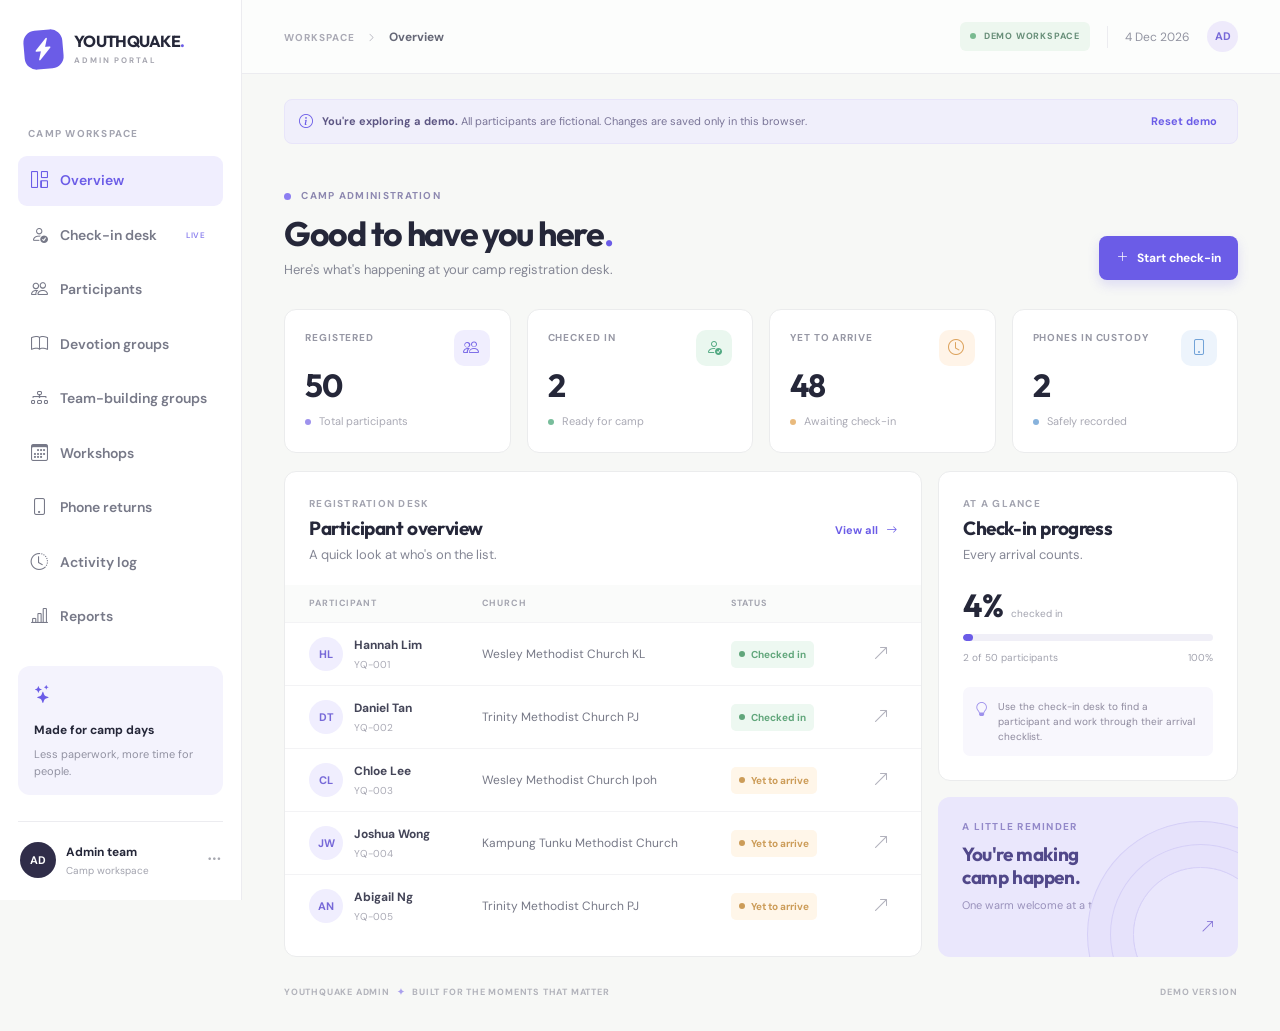
<file: YQ_TEST/index.html>
<!DOCTYPE html>
<html lang="en">
<head>
  <meta charset="UTF-8">
  <meta name="viewport" content="width=device-width, initial-scale=1">
  <meta name="theme-color" content="#f6f7f4">
  <title>YouthQuake | Camp administration</title>
  <link rel="preconnect" href="https://fonts.googleapis.com">
  <link rel="preconnect" href="https://fonts.gstatic.com" crossorigin>
  <link href="https://fonts.googleapis.com/css2?family=DM+Sans:wght@400;500;600;700&family=Outfit:wght@400;500;600;700;800&display=swap" rel="stylesheet">
  <link href="https://cdn.jsdelivr.net/npm/bootstrap@5.3.3/dist/css/bootstrap.min.css" rel="stylesheet">
  <link href="https://cdn.jsdelivr.net/npm/bootstrap-icons@1.11.3/font/bootstrap-icons.min.css" rel="stylesheet">
  <link href="styles.css" rel="stylesheet">
</head>
<body>
  <div class="app-shell">
    <aside class="sidebar" aria-label="Main navigation">
      <a class="brand" href="#dashboard" aria-label="YouthQuake dashboard">
        <span class="brand-mark"><i class="bi bi-lightning-charge-fill"></i></span>
        <span><strong>YOUTHQUAKE<span class="brand-dot">.</span></strong><small>ADMIN PORTAL</small></span>
      </a>
      <div class="camp-label">CAMP WORKSPACE</div>
      <nav class="nav-menu">
        <a href="#dashboard" class="nav-link" data-page="dashboard"><i class="bi bi-grid-1x2"></i> Overview</a>
        <a href="#check-in" class="nav-link" data-page="check-in"><i class="bi bi-person-check"></i> Check-in desk <span class="nav-badge">LIVE</span></a>
        <a href="#participants" class="nav-link" data-page="participants"><i class="bi bi-people"></i> Participants</a>
        <a href="#devotion-groups" class="nav-link" data-page="devotion-groups"><i class="bi bi-book"></i> Devotion groups</a>
        <a href="#team-groups" class="nav-link" data-page="team-groups"><i class="bi bi-diagram-3"></i> Team-building groups</a>
        <a href="#workshops" class="nav-link" data-page="workshops"><i class="bi bi-calendar3"></i> Workshops</a>
        <a href="#phone-returns" class="nav-link" data-page="phone-returns"><i class="bi bi-phone"></i> Phone returns</a>
        <a href="#activity" class="nav-link" data-page="activity"><i class="bi bi-clock-history"></i> Activity log</a>
        <a href="#reports" class="nav-link" data-page="reports"><i class="bi bi-bar-chart-line"></i> Reports</a>
      </nav>
      <div class="sidebar-bottom">
        <div class="sidebar-note">
          <div class="note-icon"><i class="bi bi-stars"></i></div>
          <strong>Made for camp days</strong>
          <p>Less paperwork, more time for people.</p>
        </div>
        <div class="sidebar-user"><span class="avatar dark">AD</span><span><strong>Admin team</strong><small>Camp workspace</small></span><i class="bi bi-three-dots ms-auto"></i></div>
      </div>
    </aside>

    <main class="main-content">
      <header class="topbar">
        <div class="breadcrumb-text">WORKSPACE <i class="bi bi-chevron-right"></i> <span id="breadcrumb">Overview</span></div>
        <div class="topbar-right"><span class="demo-pill"><span></span> DEMO WORKSPACE</span><span class="top-divider"></span><span class="top-date" id="today"></span><span class="avatar top-avatar">AD</span></div>
      </header>
      <div class="mobile-nav" aria-label="Mobile navigation">
        <a href="#dashboard" data-page="dashboard">Overview</a><a href="#check-in" data-page="check-in">Check-in</a><a href="#participants" data-page="participants">Participants</a><a href="#devotion-groups" data-page="devotion-groups">Devotion groups</a><a href="#team-groups" data-page="team-groups">Team-building groups</a><a href="#workshops" data-page="workshops">Workshops</a><a href="#phone-returns" data-page="phone-returns">Phone returns</a><a href="#activity" data-page="activity">Activity log</a><a href="#reports" data-page="reports">Reports</a>
      </div>
      <div class="page-content">
        <div class="demo-banner"><i class="bi bi-info-circle"></i><span><strong>You're exploring a demo.</strong> All participants are fictional. Changes are saved only in this browser.</span><button type="button" id="reset-demo">Reset demo</button></div>

        <section id="dashboard" class="page" aria-labelledby="dashboard-title">
          <div class="page-heading">
            <div><div class="eyebrow"><span class="eyebrow-dot"></span> CAMP ADMINISTRATION</div><h1 id="dashboard-title">Good to have you here<span class="heading-dot">.</span></h1><p>Here's what's happening at your camp registration desk.</p></div>
            <a class="btn-primary-custom" href="#check-in"><i class="bi bi-plus-lg"></i> Start check-in</a>
          </div>
          <div class="overview-grid">
            <div class="stat-card"><div class="stat-top"><span>REGISTERED</span><span class="stat-icon purple"><i class="bi bi-people"></i></span></div><strong id="stat-total">0</strong><div class="stat-caption"><span class="caption-dot purple-dot"></span> Total participants</div></div>
            <div class="stat-card"><div class="stat-top"><span>CHECKED IN</span><span class="stat-icon green"><i class="bi bi-person-check"></i></span></div><strong id="stat-checked">0</strong><div class="stat-caption"><span class="caption-dot green-dot"></span> Ready for camp</div></div>
            <div class="stat-card"><div class="stat-top"><span>YET TO ARRIVE</span><span class="stat-icon orange"><i class="bi bi-clock"></i></span></div><strong id="stat-pending">0</strong><div class="stat-caption"><span class="caption-dot orange-dot"></span> Awaiting check-in</div></div>
            <div class="stat-card"><div class="stat-top"><span>PHONES IN CUSTODY</span><span class="stat-icon blue"><i class="bi bi-phone"></i></span></div><strong id="stat-phones">0</strong><div class="stat-caption"><span class="caption-dot blue-dot"></span> Safely recorded</div></div>
          </div>
          <div class="dashboard-grid">
            <div class="panel arrivals-panel">
              <div class="panel-header"><div><div class="section-kicker">REGISTRATION DESK</div><h2>Participant overview</h2><p>A quick look at who's on the list.</p></div><a class="text-link" href="#participants">View all <i class="bi bi-arrow-right"></i></a></div>
              <div class="table-wrap"><table class="data-table"><thead><tr><th>PARTICIPANT</th><th>CHURCH</th><th>STATUS</th><th></th></tr></thead><tbody id="overview-table"></tbody></table></div>
            </div>
            <div class="right-stack">
              <div class="panel progress-panel"><div class="section-kicker">AT A GLANCE</div><h2>Check-in progress</h2><p>Every arrival counts.</p><div class="progress-number"><strong id="progress-percent">0%</strong><span>checked in</span></div><div class="progress-track"><div id="progress-bar"></div></div><div class="progress-labels"><span id="progress-count">0 of 0 participants</span><span>100%</span></div><div class="progress-tip"><i class="bi bi-lightbulb"></i><span>Use the check-in desk to find a participant and work through their arrival checklist.</span></div></div>
              <div class="help-card"><div class="help-sparkle"><i class="bi bi-stars"></i></div><div class="section-kicker">A LITTLE REMINDER</div><h2>You're making<br>camp happen.</h2><p>One warm welcome at a time.</p><span class="help-arrow"><i class="bi bi-arrow-up-right"></i></span></div>
            </div>
          </div>
          <div class="footer-line"><span>YOUTHQUAKE ADMIN <span>✦</span> BUILT FOR THE MOMENTS THAT MATTER</span><span>DEMO VERSION</span></div>
        </section>

        <section id="check-in" class="page" hidden aria-labelledby="checkin-title">
          <div class="page-heading"><div><div class="eyebrow"><span class="eyebrow-dot"></span> REGISTRATION DESK</div><h1 id="checkin-title">Let's get them checked in<span class="heading-dot">.</span></h1><p>Find a participant, then work through their arrival checklist.</p></div></div>
          <div class="desk-layout">
            <div class="panel desk-list"><div class="panel-header compact"><div><div class="section-kicker">FIND A PARTICIPANT</div><h2>Who's arriving?</h2></div><span class="count-pill" id="desk-count"></span></div><label class="search-box"><i class="bi bi-search"></i><span class="visually-hidden">Search participants for check-in</span><input id="desk-search" type="search" placeholder="Search name or church..."><span class="search-hint">SEARCH</span></label><div id="desk-results" class="desk-results"></div></div>
            <div class="panel detail-panel" id="detail-panel"></div>
          </div>
        </section>

        <section id="participants" class="page" hidden aria-labelledby="participants-title">
          <div class="page-heading"><div><div class="eyebrow"><span class="eyebrow-dot"></span> THE CAMP COMMUNITY</div><h1 id="participants-title">Everyone, in one place<span class="heading-dot">.</span></h1><p>Browse the participant list and open a profile at the check-in desk.</p></div><a class="btn-secondary-custom" href="#reports"><i class="bi bi-download"></i> Export list</a></div>
          <div class="panel"><div class="panel-header"><div><div class="section-kicker">PARTICIPANT DIRECTORY</div><h2>Participant list <span class="count-pill" id="participant-count"></span></h2><p>Fictional data for demonstration purposes.</p></div></div><div class="directory-controls"><label class="search-box directory-search"><i class="bi bi-search"></i><span class="visually-hidden">Search participant directory</span><input id="participant-search" type="search" placeholder="Search name or church..."></label><label class="visually-hidden" for="status-filter">Filter by status</label><select id="status-filter" class="filter-select"><option value="all">All statuses</option><option value="checked">Checked in</option><option value="pending">Yet to arrive</option><option value="attention">Needs attention</option></select></div><div class="table-wrap"><table class="data-table directory-table"><thead><tr><th>PARTICIPANT</th><th>CHURCH</th><th>SHIRT</th><th>DEVOTION GROUP</th><th>STATUS</th><th></th></tr></thead><tbody id="participants-table"></tbody></table></div></div>
        </section>

        <section id="devotion-groups" class="page" hidden aria-labelledby="devotion-title">
          <div class="page-heading"><div><div class="eyebrow"><span class="eyebrow-dot"></span> CAMP COMMUNITY</div><h1 id="devotion-title">Devotion groups<span class="heading-dot">.</span></h1><p>Explore each group and see who's sharing the journey.</p></div></div>
          <div class="groups-intro"><div><div class="section-kicker">GROUP DIRECTORY</div><h2>Find your group</h2><p>Select a group to view its participants and check-in status.</p></div><span class="count-pill" id="devotion-summary"></span></div>
          <div id="devotion-group-list" class="group-list"></div>
        </section>

        <section id="team-groups" class="page" hidden aria-labelledby="team-title">
          <div class="page-heading"><div><div class="eyebrow"><span class="eyebrow-dot"></span> CAMP COMMUNITY</div><h1 id="team-title">Team-building groups<span class="heading-dot">.</span></h1><p>See who's teaming up for camp activities.</p></div></div>
          <div class="groups-intro"><div><div class="section-kicker">GROUP DIRECTORY</div><h2>Meet the teams</h2><p>Select a group to view its participants and check-in status.</p></div><span class="count-pill" id="team-summary"></span></div>
          <div id="team-group-list" class="group-list"></div>
        </section>

        <section id="workshops" class="page" hidden aria-labelledby="workshops-title">
          <div class="page-heading"><div><div class="eyebrow"><span class="eyebrow-dot"></span> CAMP PROGRAMME</div><h1 id="workshops-title">Workshop rosters<span class="heading-dot">.</span></h1><p>See who signed up for each workshop, day by day.</p></div></div>
          <div class="groups-intro"><div><div class="section-kicker">WORKSHOP DIRECTORY</div><h2>Choose a day</h2><p>Open a workshop to see its participants and arrival status.</p></div><label class="visually-hidden" for="workshop-day">Workshop day</label><select id="workshop-day" class="filter-select"><option value="0">Day 1</option><option value="1">Day 2</option><option value="2">Day 3</option></select></div>
          <div id="workshop-list" class="group-list"></div>
        </section>

        <section id="phone-returns" class="page" hidden aria-labelledby="phone-returns-title">
          <div class="page-heading"><div><div class="eyebrow"><span class="eyebrow-dot"></span> PHONE CUSTODY</div><h1 id="phone-returns-title">Returning phones<span class="heading-dot">.</span></h1><p>Find a collected phone, confirm its location and record its return.</p></div></div>
          <div class="panel"><div class="panel-header"><div><div class="section-kicker">CUSTODY REGISTER</div><h2>Collected phones <span class="count-pill" id="phone-count"></span></h2><p>Verify the participant and phone before marking it returned.</p></div></div>
            <div class="directory-controls"><label class="search-box directory-search"><i class="bi bi-search"></i><span class="visually-hidden">Search phone custody</span><input id="phone-search" type="search" placeholder="Search name, ID, church or location..."></label><label class="visually-hidden" for="phone-filter">Filter phone status</label><select id="phone-filter" class="filter-select"><option value="all">All collected phones</option><option value="custody">In custody</option><option value="returned">Returned</option></select></div>
            <div class="table-wrap"><table class="data-table"><thead><tr><th>PARTICIPANT</th><th>PHONE</th><th>LOCATION</th><th>COLLECTED</th><th>STATUS</th><th>ACTION</th></tr></thead><tbody id="phone-table"></tbody></table></div>
          </div>
        </section>

        <section id="activity" class="page" hidden aria-labelledby="activity-title">
          <div class="page-heading"><div><div class="eyebrow"><span class="eyebrow-dot"></span> CAMP WORKSPACE</div><h1 id="activity-title">Activity log<span class="heading-dot">.</span></h1><p>Recent check-in, follow-up and phone custody changes on this browser.</p></div></div>
          <div class="panel"><div class="panel-header"><div><div class="section-kicker">RECENT ACTIVITY</div><h2>Workspace history <span class="count-pill" id="activity-count"></span></h2><p>Actions are not attributed to staff. Only the latest 500 events are kept on this device.</p></div></div>
            <div class="directory-controls"><label class="search-box directory-search"><i class="bi bi-search"></i><span class="visually-hidden">Search activity</span><input id="activity-search" type="search" placeholder="Search participant, ID or action..."></label><label class="visually-hidden" for="activity-filter">Filter activity type</label><select id="activity-filter" class="filter-select"><option value="all">All activity</option><option value="check-in">Check-in</option><option value="checklist">Checklist & follow-up</option><option value="phone">Phone custody</option><option value="workspace">Workspace</option></select></div>
            <div class="table-wrap"><table class="data-table"><thead><tr><th>TIME</th><th>PARTICIPANT</th><th>ACTION</th><th></th></tr></thead><tbody id="activity-table"></tbody></table></div>
          </div>
        </section>

        <section id="reports" class="page" hidden aria-labelledby="reports-title">
          <div class="page-heading"><div><div class="eyebrow"><span class="eyebrow-dot"></span> CAMP INSIGHTS</div><h1 id="reports-title">The details, all together<span class="heading-dot">.</span></h1><p>Download a snapshot of the demo data whenever you need it.</p></div></div>
          <div class="report-grid">
            <div class="panel report-card"><span class="report-icon purple"><i class="bi bi-file-earmark-person"></i></span><div class="section-kicker">PARTICIPANT DIRECTORY</div><h2>Participant report</h2><p>Participant details, three days of workshop choices, groups and check-in status.</p><button class="btn-secondary-custom" type="button" id="export-participants"><i class="bi bi-download"></i> Download CSV</button></div>
            <div class="panel report-card"><span class="report-icon blue"><i class="bi bi-phone"></i></span><div class="section-kicker">PHONE CUSTODY</div><h2>Phone custody report</h2><p>Phones marked as received, with their recorded description and storage location.</p><button class="btn-secondary-custom" type="button" id="export-phones"><i class="bi bi-download"></i> Download CSV</button></div>
          </div>
          <div class="report-note"><i class="bi bi-shield-check"></i><div><strong>A note on privacy</strong><p>Reports can contain sensitive personal information. This prototype is for fictional data only and is not suitable for real participant records.</p></div></div>
        </section>
      </div>
    </main>
  </div>
  <div class="toast-message" id="toast" role="status" aria-live="polite"></div>
  <script src="app.js"></script>
</body>
</html>
</file>
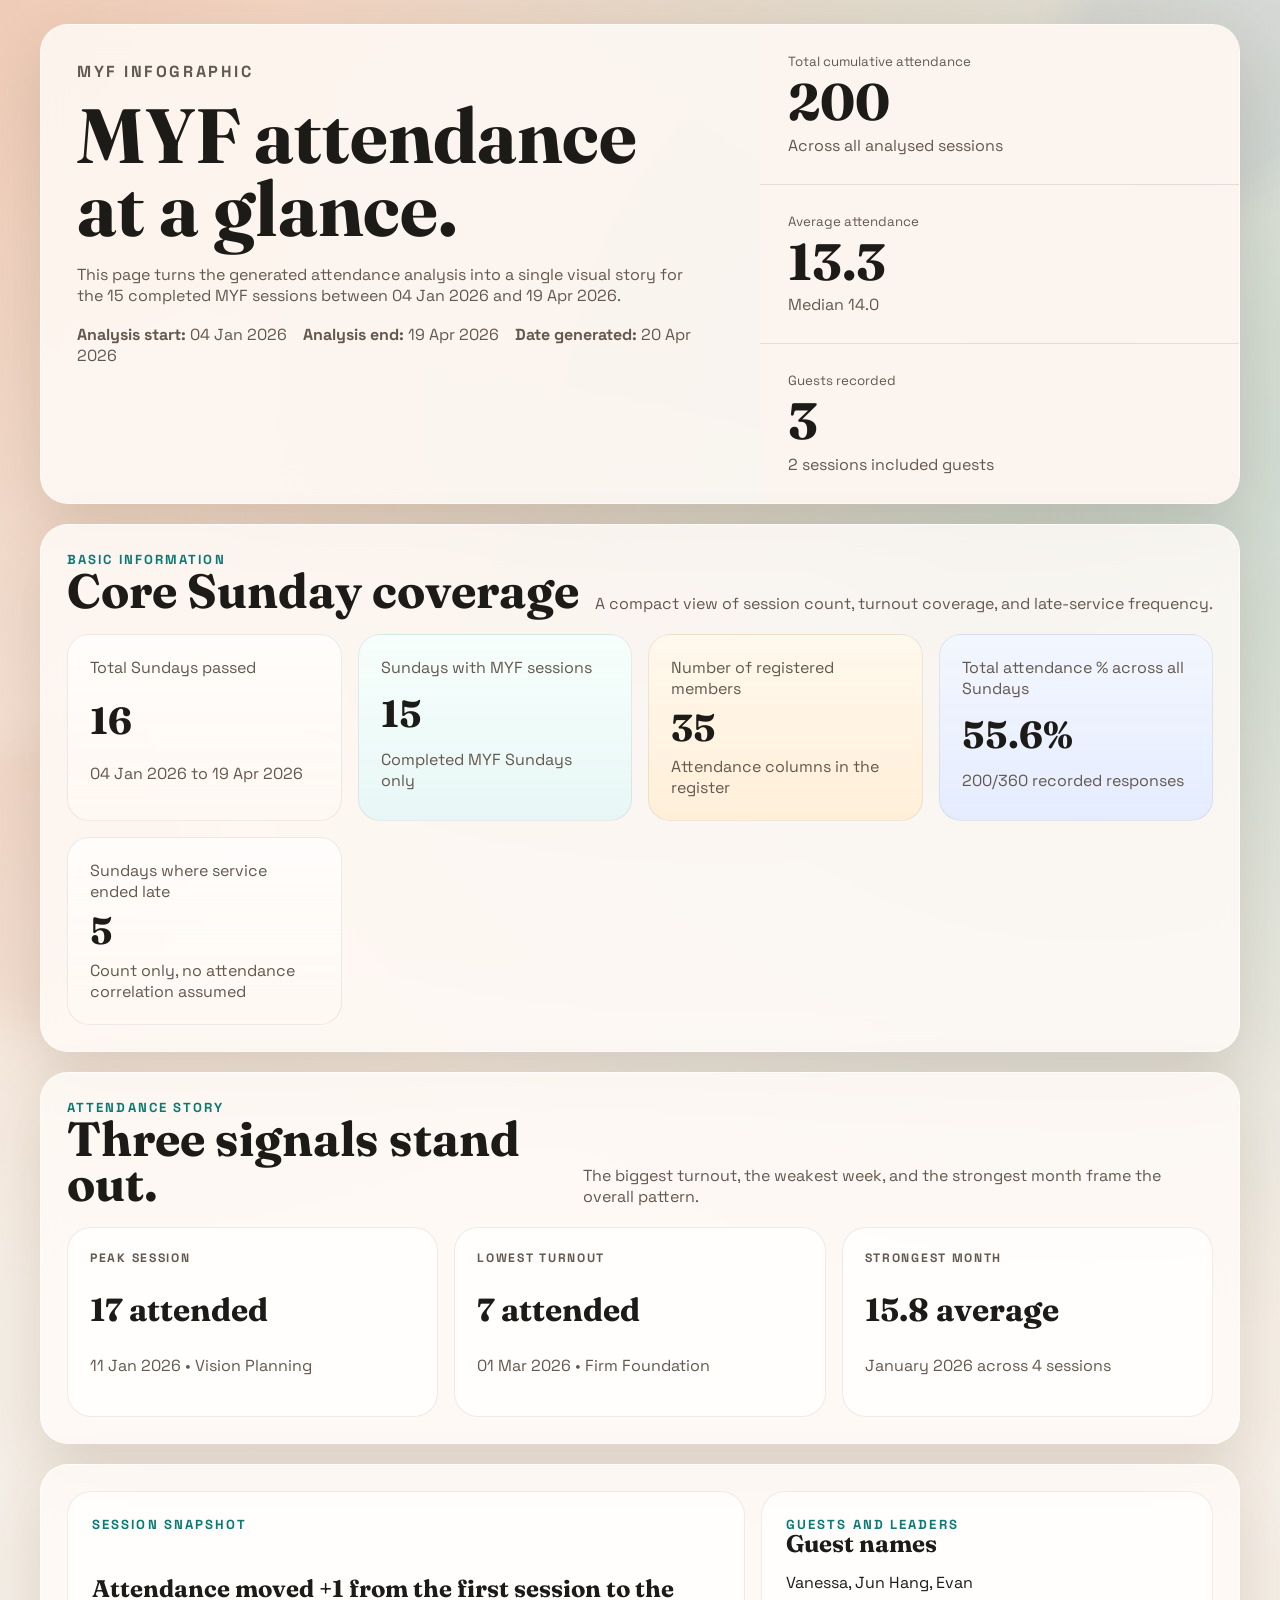
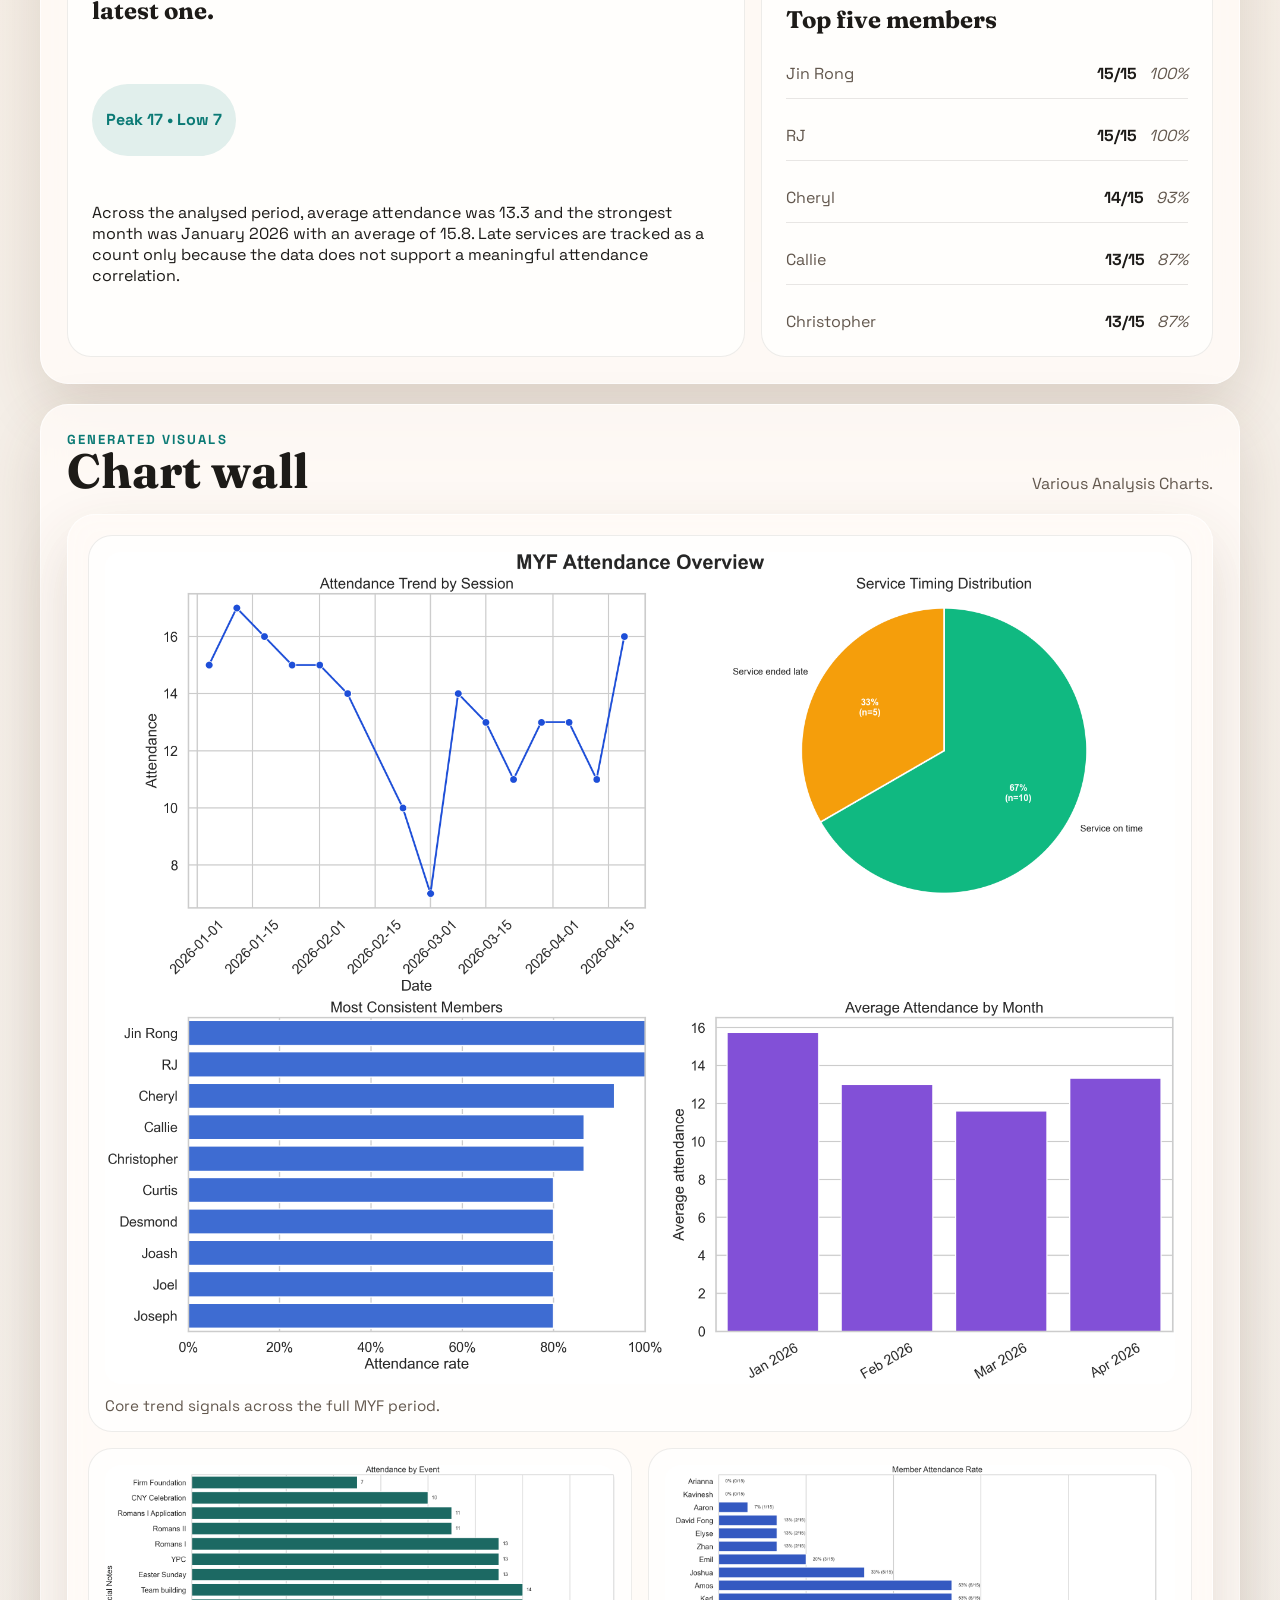
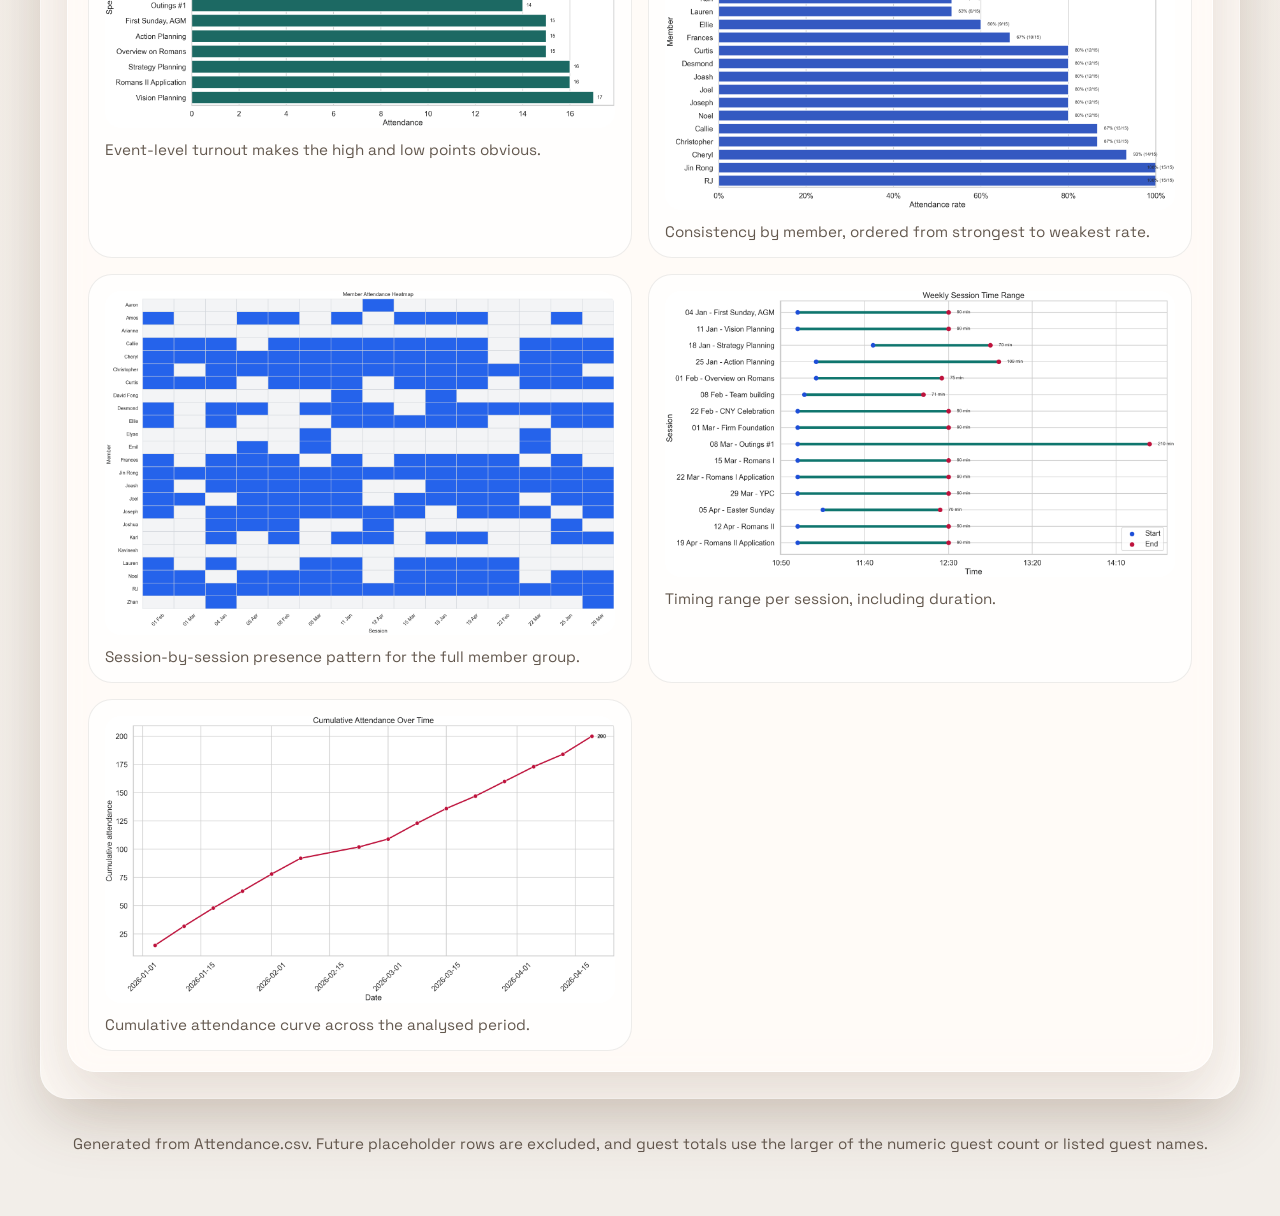
<file: myf/attendance_infographic.html>
<!DOCTYPE html>
<html lang="en">
<head>
    <meta charset="UTF-8" />
    <meta name="viewport" content="width=device-width, initial-scale=1.0" />
    <title>MYF Attendance Infographic</title>
    <link rel="preconnect" href="https://fonts.googleapis.com" />
    <link rel="preconnect" href="https://fonts.gstatic.com" crossorigin />
    <link href="https://fonts.googleapis.com/css2?family=Fraunces:opsz,wght@9..144,600;9..144,700&family=Space+Grotesk:wght@400;500;700&display=swap" rel="stylesheet" />
    <style>
        :root {
            --bg: #f7f0e8;
            --paper: rgba(255, 251, 247, 0.84);
            --ink: #1d1b18;
            --muted: #63584e;
            --accent: #d15f2f;
            --accent-2: #0b7a75;
            --accent-3: #2149b7;
            --line: rgba(29, 27, 24, 0.1);
            --shadow: 0 24px 60px rgba(89, 53, 31, 0.16);
            --radius: 28px;
        }

        * { box-sizing: border-box; }

        body {
            margin: 0;
            font-family: "Space Grotesk", "Segoe UI", sans-serif;
            color: var(--ink);
            background:
                radial-gradient(circle at top left, rgba(209, 95, 47, 0.24), transparent 28%),
                radial-gradient(circle at 85% 10%, rgba(11, 122, 117, 0.2), transparent 22%),
                linear-gradient(180deg, #f8eee2 0%, #f5efe8 45%, #f2eee9 100%);
        }

        body::before,
        body::after {
            content: "";
            position: fixed;
            inset: auto;
            width: 280px;
            height: 280px;
            border-radius: 50%;
            filter: blur(20px);
            opacity: 0.35;
            pointer-events: none;
            z-index: 0;
        }

        body::before {
            top: -80px;
            right: -60px;
            background: rgba(33, 73, 183, 0.18);
        }

        body::after {
            bottom: -120px;
            left: -90px;
            background: rgba(209, 95, 47, 0.2);
        }

        .page {
            position: relative;
            z-index: 1;
            width: min(1200px, calc(100% - 32px));
            margin: 24px auto 48px;
            display: grid;
            gap: 20px;
        }

        .hero,
        .section,
        .chart-wall {
            background: var(--paper);
            border: 1px solid rgba(255, 255, 255, 0.65);
            border-radius: var(--radius);
            box-shadow: var(--shadow);
            backdrop-filter: blur(16px);
        }

        .hero {
            overflow: hidden;
            display: grid;
            grid-template-columns: 1.35fr 0.9fr;
        }

        .hero-copy {
            padding: 36px;
            display: grid;
            gap: 18px;
            align-content: start;
        }

        .eyebrow {
            margin: 0;
            letter-spacing: 0.16em;
            text-transform: uppercase;
            font-size: 0.82rem;
            color: var(--accent-2);
            font-weight: 700;
        }

        h1,
        h2,
        h3 {
            margin: 0;
            font-family: "Fraunces", Georgia, serif;
            line-height: 0.95;
        }

        h1 {
            font-size: clamp(3rem, 6vw, 5.8rem);
            max-width: 11ch;
        }

        .hero-copy p {
            margin: 0;
            color: var(--muted);
            font-size: 1rem;
            max-width: 62ch;
        }

        .hero-band {
            display: grid;
            gap: 1px;
            background: var(--line);
            align-content: stretch;
        }

        .hero-stat {
            padding: 28px;
            background: rgba(253, 247, 241, 0.96);
            display: grid;
            gap: 8px;
            align-content: center;
        }

        .hero-stat strong {
            font-size: clamp(2rem, 4vw, 3.2rem);
            font-family: "Fraunces", Georgia, serif;
            line-height: 0.95;
        }

        .hero-stat span,
        .hero-stat small {
            color: var(--muted);
        }

        .metrics {
            display: grid;
            grid-template-columns: repeat(4, minmax(0, 1fr));
            gap: 16px;
        }

        .metric-card {
            padding: 22px;
            border-radius: 22px;
            background: linear-gradient(180deg, rgba(255, 255, 255, 0.7), rgba(255, 248, 242, 0.92));
            border: 1px solid rgba(29, 27, 24, 0.08);
            display: grid;
            gap: 10px;
        }

        .metric-card:nth-child(2) { background: linear-gradient(180deg, rgba(246, 255, 252, 0.9), rgba(231, 247, 246, 0.98)); }
        .metric-card:nth-child(3) { background: linear-gradient(180deg, rgba(255, 248, 235, 0.9), rgba(255, 239, 216, 0.98)); }
        .metric-card:nth-child(4) { background: linear-gradient(180deg, rgba(241, 246, 255, 0.9), rgba(229, 236, 255, 0.98)); }

        .metric-card p,
        .metric-card span,
        .section-intro,
        .story-card p,
        figcaption,
        .member-list li span,
        .member-list li em {
            margin: 0;
            color: var(--muted);
        }

        .metric-card strong {
            font-size: 2.35rem;
            line-height: 1;
            font-family: "Fraunces", Georgia, serif;
        }

        .section {
            padding: 26px;
        }

        .section-head {
            display: flex;
            justify-content: space-between;
            gap: 16px;
            align-items: end;
            margin-bottom: 20px;
        }

        .section-head h2 {
            font-size: clamp(2rem, 4vw, 3rem);
        }

        .story-grid {
            display: grid;
            grid-template-columns: repeat(3, minmax(0, 1fr));
            gap: 16px;
        }

        .story-card {
            padding: 22px;
            border-radius: 24px;
            background: rgba(255, 255, 255, 0.7);
            border: 1px solid rgba(29, 27, 24, 0.08);
            display: grid;
            gap: 12px;
            min-height: 190px;
        }

        .story-label {
            text-transform: uppercase;
            letter-spacing: 0.14em;
            font-size: 0.76rem;
            font-weight: 700;
            color: var(--accent-3);
        }

        .story-card h3 {
            font-size: 2rem;
        }

        .split {
            display: grid;
            grid-template-columns: 1.2fr 0.8fr;
            gap: 16px;
        }

        .highlight-panel,
        .member-panel {
            padding: 24px;
            border-radius: 24px;
            background: rgba(255, 255, 255, 0.72);
            border: 1px solid rgba(29, 27, 24, 0.08);
        }

        .highlight-panel {
            display: grid;
            gap: 14px;
        }

        .impact {
            display: inline-flex;
            align-items: center;
            gap: 10px;
            padding: 10px 14px;
            width: fit-content;
            border-radius: 999px;
            background: rgba(11, 122, 117, 0.12);
            color: var(--accent-2);
            font-weight: 700;
        }

        .member-list {
            list-style: none;
            margin: 18px 0 0;
            padding: 0;
            display: grid;
            gap: 12px;
        }

        .member-list li {
            display: grid;
            grid-template-columns: 1fr auto auto;
            gap: 12px;
            align-items: center;
            padding: 14px 0;
            border-bottom: 1px solid var(--line);
        }

        .member-list li:last-child {
            border-bottom: none;
            padding-bottom: 0;
        }

        .member-list li strong {
            font-size: 1rem;
        }

        .chart-wall {
            padding: 20px;
            display: grid;
            grid-template-columns: repeat(2, minmax(0, 1fr));
            gap: 16px;
        }

        .chart-card {
            margin: 0;
            padding: 16px;
            border-radius: 24px;
            background: rgba(255, 255, 255, 0.72);
            border: 1px solid rgba(29, 27, 24, 0.08);
            overflow: hidden;
        }

        .chart-card.wide {
            grid-column: span 2;
        }

        .chart-card img {
            width: 100%;
            display: block;
            border-radius: 16px;
            background: #fff;
        }

        figcaption {
            padding-top: 12px;
            font-size: 0.95rem;
        }

        .footer-note {
            padding: 0 6px;
            color: var(--muted);
            font-size: 0.95rem;
            text-align: center;
        }

        .print-page-break {
            break-before: page;
            page-break-before: always;
        }

        .print-avoid-break,
        .chart-card,
        .story-card,
        .metric-card,
        .hero,
        .highlight-panel,
        .member-panel {
            break-inside: avoid;
            page-break-inside: avoid;
        }

        @page {
            size: A4 portrait;
            margin: 12mm;
        }

        @media print {
            :root {
                --paper: #ffffff;
                --line: rgba(29, 27, 24, 0.14);
                --shadow: none;
            }

            body {
                background: #ffffff;
                print-color-adjust: exact;
                -webkit-print-color-adjust: exact;
            }

            body::before,
            body::after {
                display: none;
            }

            .page {
                width: 100%;
                margin: 0;
                gap: 10mm;
            }

            .hero,
            .section,
            .chart-wall,
            .metric-card,
            .story-card,
            .highlight-panel,
            .member-panel,
            .chart-card {
                box-shadow: none;
                backdrop-filter: none;
                background: #ffffff;
                border-color: rgba(29, 27, 24, 0.14);
            }

            .hero {
                grid-template-columns: 1.2fr 0.8fr;
            }

            .metrics {
                grid-template-columns: repeat(2, minmax(0, 1fr));
            }

            .story-grid,
            .split,
            .chart-wall {
                grid-template-columns: 1fr;
            }

            .chart-card.wide {
                grid-column: auto;
            }

            .chart-card img {
                max-height: 215mm;
                object-fit: contain;
            }

            .footer-note {
                margin-top: 2mm;
                font-size: 0.8rem;
            }
        }

        @media (max-width: 960px) {
            .hero,
            .split,
            .story-grid,
            .metrics,
            .chart-wall {
                grid-template-columns: 1fr;
            }

            .chart-card.wide {
                grid-column: auto;
            }

            .hero-band {
                grid-template-columns: 1fr 1fr;
            }
        }

        @media (max-width: 640px) {
            .page {
                width: min(100% - 20px, 1200px);
                margin: 10px auto 28px;
            }

            .hero-copy,
            .section,
            .chart-wall {
                padding: 18px;
            }

            .hero-band {
                grid-template-columns: 1fr;
            }

            .member-list li {
                grid-template-columns: 1fr;
            }
        }
    </style>
</head>
<body>
    <main class="page">
        <section class="hero print-avoid-break">
            <div class="hero-copy">
                <p class="eyebrow">MYF Infographic</p>
                <h1>MYF attendance at a glance.</h1>
                <p>
                    This page turns the generated attendance analysis into a single visual story for the 15 completed
                    MYF sessions between 04 Jan 2026 and 19 Apr 2026.
                </p>
                <p><strong>Analysis start:</strong> 04 Jan 2026 &nbsp;&nbsp; <strong>Analysis end:</strong> 19 Apr 2026 &nbsp;&nbsp; <strong>Date generated:</strong> 20 Apr 2026</p>
            </div>
            <div class="hero-band">
                <article class="hero-stat">
                    <small>Total cumulative attendance</small>
                    <strong>200</strong>
                    <span>Across all analysed sessions</span>
                </article>
                <article class="hero-stat">
                    <small>Average attendance</small>
                    <strong>13.3</strong>
                    <span>Median 14.0</span>
                </article>
                <article class="hero-stat">
                    <small>Guests recorded</small>
                    <strong>3</strong>
                    <span>2 sessions included guests</span>
                </article>
            </div>
        </section>

        <section class="section print-avoid-break">
            <div class="section-head">
                <div>
                    <p class="eyebrow">Basic information</p>
                    <h2>Core Sunday coverage</h2>
                </div>
                <p class="section-intro">A compact view of session count, turnout coverage, and late-service frequency.</p>
            </div>
            <div class="metrics">
            <article class="metric-card">
                <p>Total Sundays passed</p>
                <strong>16</strong>
                <span>04 Jan 2026 to 19 Apr 2026</span>
            </article>
            <article class="metric-card">
                <p>Sundays with MYF sessions</p>
                <strong>15</strong>
                <span>Completed MYF Sundays only</span>
            </article>
            <article class="metric-card">
                <p>Number of registered members</p>
                <strong>35</strong>
                <span>Attendance columns in the register</span>
            </article>
            <article class="metric-card">
                <p>Total attendance % across all Sundays</p>
                <strong>55.6%</strong>
                <span>200/360 recorded responses</span>
            </article>
            <article class="metric-card">
                <p>Sundays where service ended late</p>
                <strong>5</strong>
                <span>Count only, no attendance correlation assumed</span>
            </article>
            </div>
        </section>

        <section class="section print-page-break">
            <div class="section-head">
                <div>
                    <p class="eyebrow">Attendance story</p>
                    <h2>Three signals stand out.</h2>
                </div>
                <p class="section-intro">The biggest turnout, the weakest week, and the strongest month frame the overall pattern.</p>
            </div>
            <div class="story-grid">
                <article class="story-card">
                <p class="story-label">Peak session</p>
                <h3>17 attended</h3>
                <p>11 Jan 2026 • Vision Planning</p>
            </article>
<article class="story-card">
                <p class="story-label">Lowest turnout</p>
                <h3>7 attended</h3>
                <p>01 Mar 2026 • Firm Foundation</p>
            </article>
<article class="story-card">
                <p class="story-label">Strongest month</p>
                <h3>15.8 average</h3>
                <p>January 2026 across 4 sessions</p>
            </article>
            </div>
        </section>

        <section class="section split print-avoid-break">
            <article class="highlight-panel">
                <p class="eyebrow">Session snapshot</p>
                <h2>Attendance moved +1 from the first session to the latest one.</h2>
                <p class="impact">Peak 17 • Low 7</p>
                <p>
                    Across the analysed period, average attendance was 13.3 and the strongest month was
                    January 2026 with an average of 15.8. Late services are
                    tracked as a count only because the data does not support a meaningful attendance correlation.
                </p>
            </article>

            <aside class="member-panel">
                <p class="eyebrow">Guests and leaders</p>
                <h2>Guest names</h2>
                <p>Vanessa, Jun Hang, Evan</p>
                <h2>Top five members</h2>
                <ol class="member-list">
                    <li>
            <span>Jin Rong</span>
            <strong>15/15</strong>
            <em>100%</em>
        </li>
<li>
            <span>RJ</span>
            <strong>15/15</strong>
            <em>100%</em>
        </li>
<li>
            <span>Cheryl</span>
            <strong>14/15</strong>
            <em>93%</em>
        </li>
<li>
            <span>Callie</span>
            <strong>13/15</strong>
            <em>87%</em>
        </li>
<li>
            <span>Christopher</span>
            <strong>13/15</strong>
            <em>87%</em>
        </li>
                </ol>
            </aside>
        </section>

        <section class="section print-page-break">
            <div class="section-head">
                <div>
                    <p class="eyebrow">Generated visuals</p>
                    <h2>Chart wall</h2>
                </div>
                <p class="section-intro">Various Analysis Charts.</p>
            </div>
            <div class="chart-wall">
                <figure class="chart-card wide">
                <img src="attendance_dashboard.png" alt="Dashboard of attendance trend, service timing, top members, and monthly attendance" />
                <figcaption>Core trend signals across the full MYF period.</figcaption>
            </figure>
<figure class="chart-card">
                <img src="attendance_by_event.png" alt="Bar chart of attendance by event" />
                <figcaption>Event-level turnout makes the high and low points obvious.</figcaption>
            </figure>
<figure class="chart-card">
                <img src="member_attendance_rate.png" alt="Bar chart of member attendance rates" />
                <figcaption>Consistency by member, ordered from strongest to weakest rate.</figcaption>
            </figure>
<figure class="chart-card">
                <img src="attendance_heatmap.png" alt="Heatmap showing member attendance by session" />
                <figcaption>Session-by-session presence pattern for the full member group.</figcaption>
            </figure>
<figure class="chart-card">
                <img src="weekly_session_time.png" alt="Chart of weekly session start and end times" />
                <figcaption>Timing range per session, including duration.</figcaption>
            </figure>
<figure class="chart-card">
                <img src="cumulative_attendance_over_time.png" alt="Line chart of cumulative attendance over time" />
                <figcaption>Cumulative attendance curve across the analysed period.</figcaption>
            </figure>
            </div>
        </section>

        <p class="footer-note">
            Generated from Attendance.csv. Future placeholder rows are excluded, and guest totals use the larger of the numeric guest count or listed guest names.
        </p>
    </main>
</body>
</html>
</file>
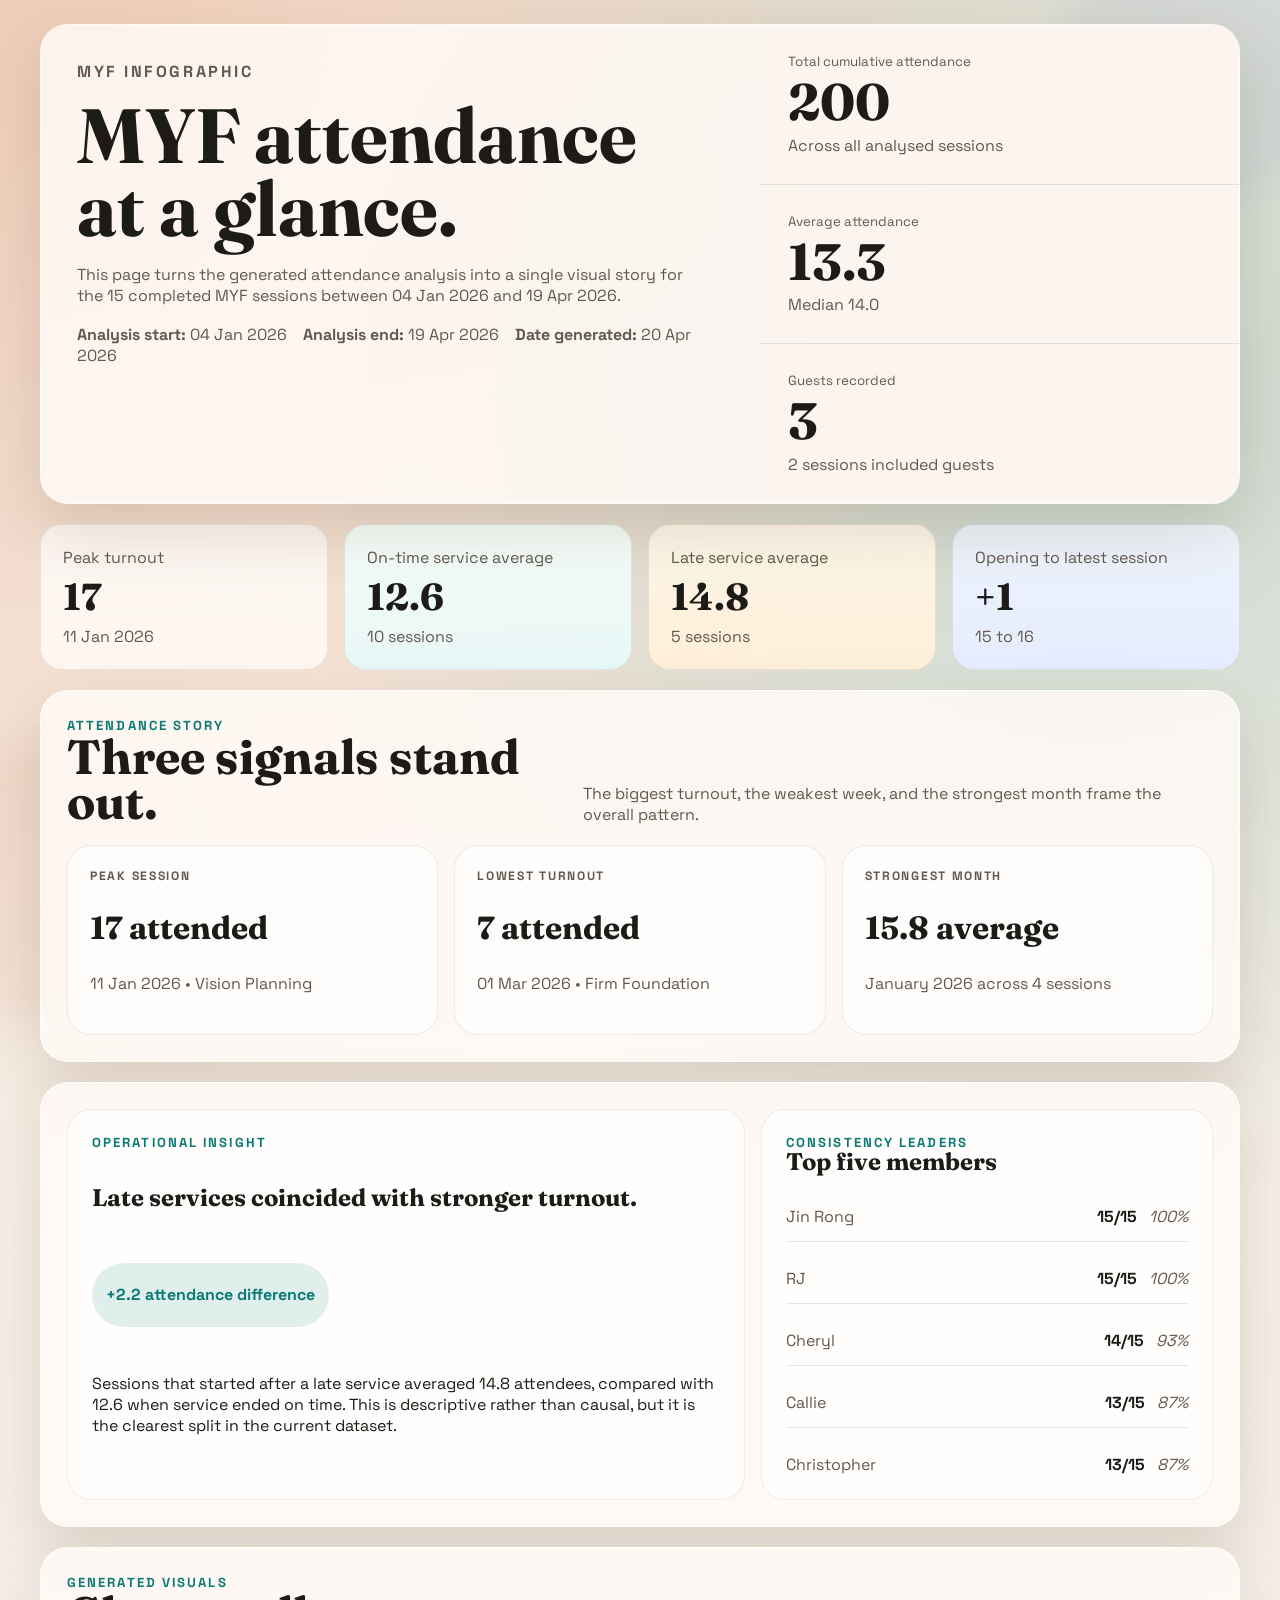
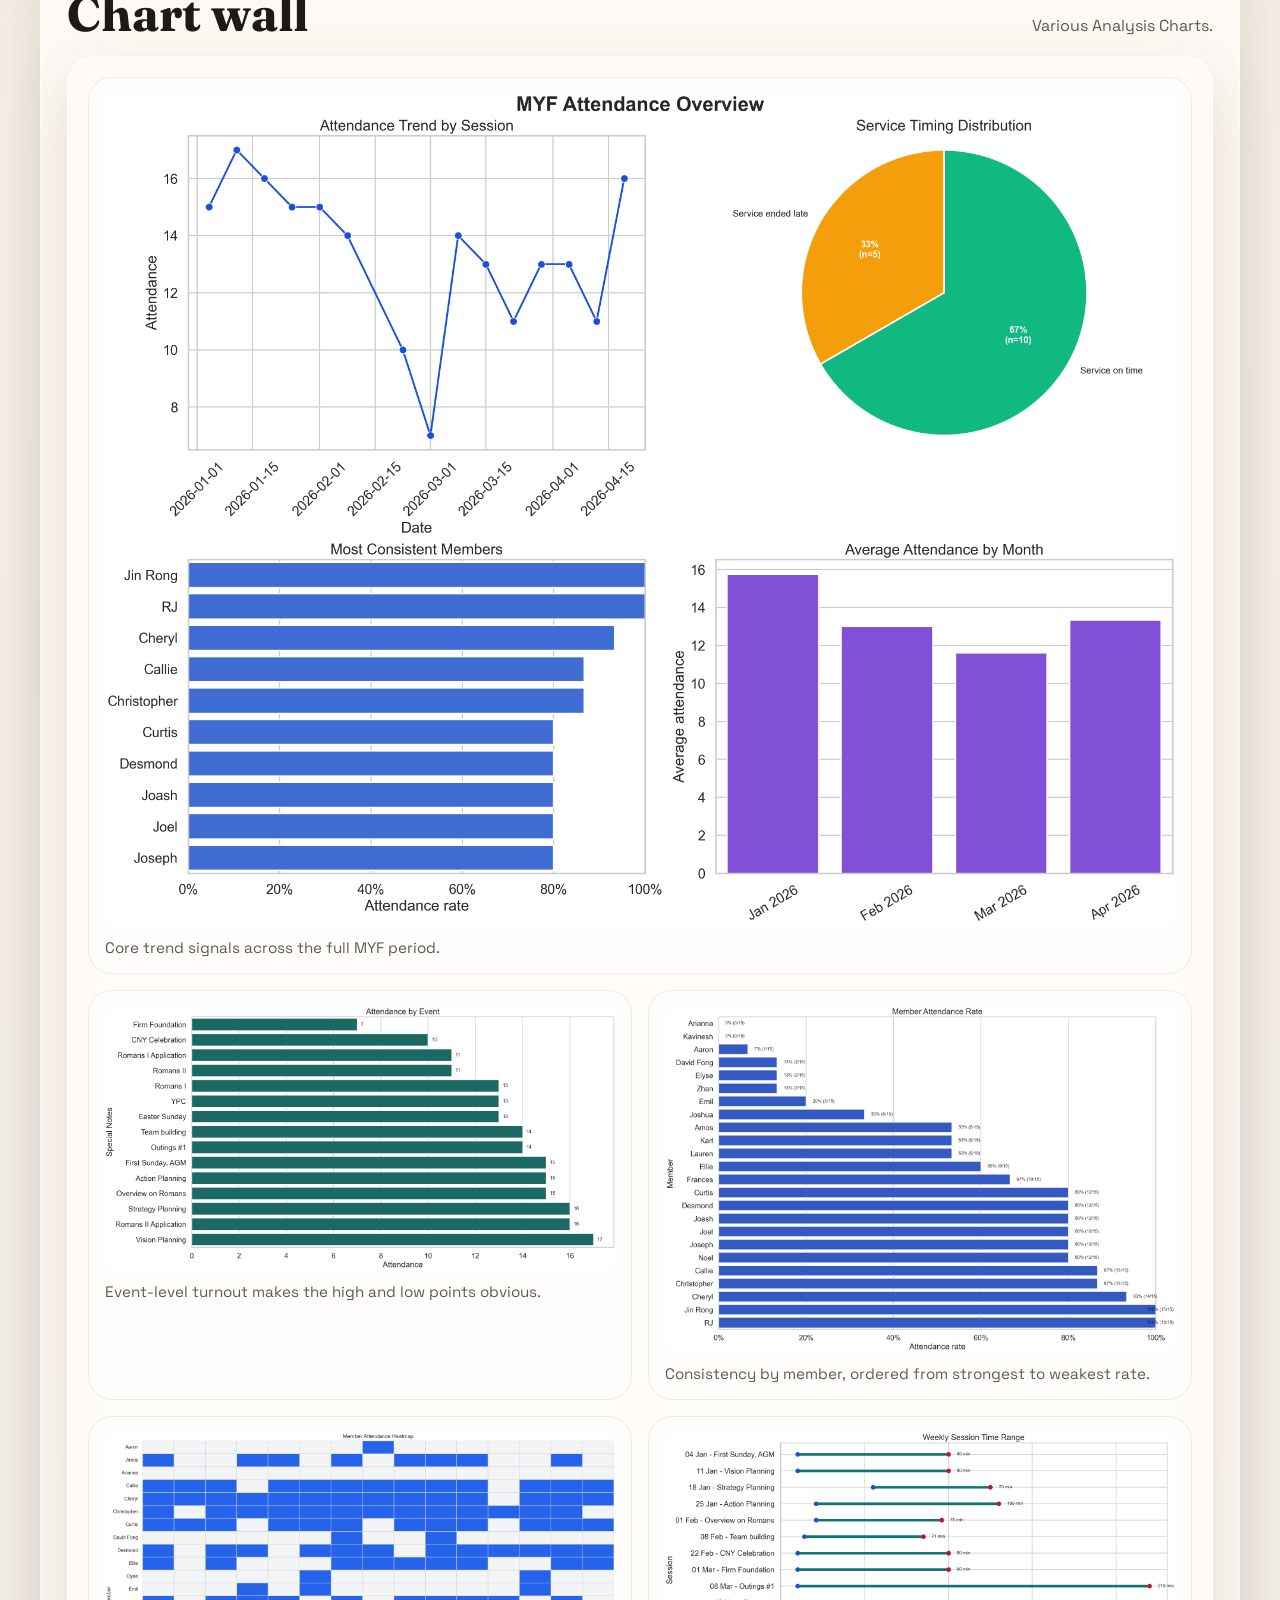
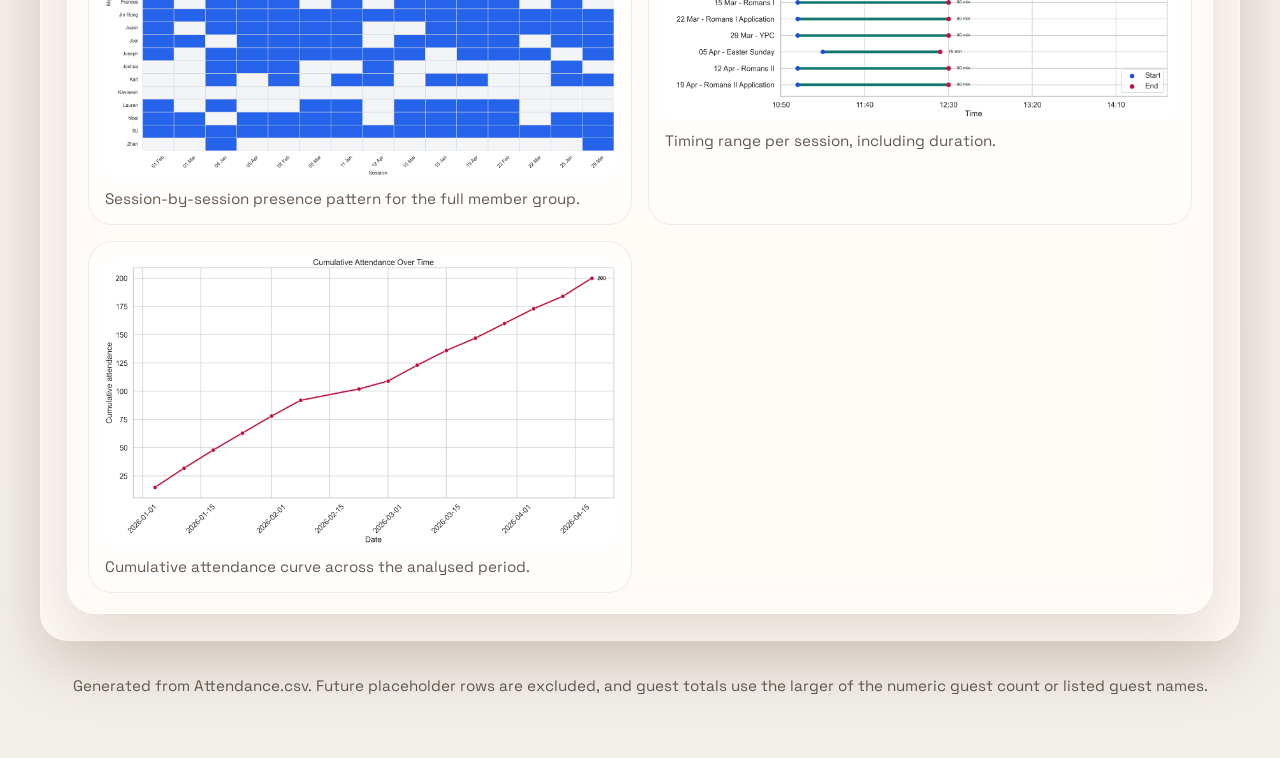
<file: myf/myf_attendance.html>
<!DOCTYPE html>
<html lang="en">
<head>
    <meta charset="UTF-8" />
    <meta name="viewport" content="width=device-width, initial-scale=1.0" />
    <title>MYF Attendance Infographic</title>
    <link rel="preconnect" href="https://fonts.googleapis.com" />
    <link rel="preconnect" href="https://fonts.gstatic.com" crossorigin />
    <link href="https://fonts.googleapis.com/css2?family=Fraunces:opsz,wght@9..144,600;9..144,700&family=Space+Grotesk:wght@400;500;700&display=swap" rel="stylesheet" />
    <style>
        :root {
            --bg: #f7f0e8;
            --paper: rgba(255, 251, 247, 0.84);
            --ink: #1d1b18;
            --muted: #63584e;
            --accent: #d15f2f;
            --accent-2: #0b7a75;
            --accent-3: #2149b7;
            --line: rgba(29, 27, 24, 0.1);
            --shadow: 0 24px 60px rgba(89, 53, 31, 0.16);
            --radius: 28px;
        }

        * { box-sizing: border-box; }

        body {
            margin: 0;
            font-family: "Space Grotesk", "Segoe UI", sans-serif;
            color: var(--ink);
            background:
                radial-gradient(circle at top left, rgba(209, 95, 47, 0.24), transparent 28%),
                radial-gradient(circle at 85% 10%, rgba(11, 122, 117, 0.2), transparent 22%),
                linear-gradient(180deg, #f8eee2 0%, #f5efe8 45%, #f2eee9 100%);
        }

        body::before,
        body::after {
            content: "";
            position: fixed;
            inset: auto;
            width: 280px;
            height: 280px;
            border-radius: 50%;
            filter: blur(20px);
            opacity: 0.35;
            pointer-events: none;
            z-index: 0;
        }

        body::before {
            top: -80px;
            right: -60px;
            background: rgba(33, 73, 183, 0.18);
        }

        body::after {
            bottom: -120px;
            left: -90px;
            background: rgba(209, 95, 47, 0.2);
        }

        .page {
            position: relative;
            z-index: 1;
            width: min(1200px, calc(100% - 32px));
            margin: 24px auto 48px;
            display: grid;
            gap: 20px;
        }

        .hero,
        .section,
        .chart-wall {
            background: var(--paper);
            border: 1px solid rgba(255, 255, 255, 0.65);
            border-radius: var(--radius);
            box-shadow: var(--shadow);
            backdrop-filter: blur(16px);
        }

        .hero {
            overflow: hidden;
            display: grid;
            grid-template-columns: 1.35fr 0.9fr;
        }

        .hero-copy {
            padding: 36px;
            display: grid;
            gap: 18px;
            align-content: start;
        }

        .eyebrow {
            margin: 0;
            letter-spacing: 0.16em;
            text-transform: uppercase;
            font-size: 0.82rem;
            color: var(--accent-2);
            font-weight: 700;
        }

        h1,
        h2,
        h3 {
            margin: 0;
            font-family: "Fraunces", Georgia, serif;
            line-height: 0.95;
        }

        h1 {
            font-size: clamp(3rem, 6vw, 5.8rem);
            max-width: 11ch;
        }

        .hero-copy p {
            margin: 0;
            color: var(--muted);
            font-size: 1rem;
            max-width: 62ch;
        }

        .hero-band {
            display: grid;
            gap: 1px;
            background: var(--line);
            align-content: stretch;
        }

        .hero-stat {
            padding: 28px;
            background: rgba(253, 247, 241, 0.96);
            display: grid;
            gap: 8px;
            align-content: center;
        }

        .hero-stat strong {
            font-size: clamp(2rem, 4vw, 3.2rem);
            font-family: "Fraunces", Georgia, serif;
            line-height: 0.95;
        }

        .hero-stat span,
        .hero-stat small {
            color: var(--muted);
        }

        .metrics {
            display: grid;
            grid-template-columns: repeat(4, minmax(0, 1fr));
            gap: 16px;
        }

        .metric-card {
            padding: 22px;
            border-radius: 22px;
            background: linear-gradient(180deg, rgba(255, 255, 255, 0.7), rgba(255, 248, 242, 0.92));
            border: 1px solid rgba(29, 27, 24, 0.08);
            display: grid;
            gap: 10px;
        }

        .metric-card:nth-child(2) { background: linear-gradient(180deg, rgba(246, 255, 252, 0.9), rgba(231, 247, 246, 0.98)); }
        .metric-card:nth-child(3) { background: linear-gradient(180deg, rgba(255, 248, 235, 0.9), rgba(255, 239, 216, 0.98)); }
        .metric-card:nth-child(4) { background: linear-gradient(180deg, rgba(241, 246, 255, 0.9), rgba(229, 236, 255, 0.98)); }

        .metric-card p,
        .metric-card span,
        .section-intro,
        .story-card p,
        figcaption,
        .member-list li span,
        .member-list li em {
            margin: 0;
            color: var(--muted);
        }

        .metric-card strong {
            font-size: 2.35rem;
            line-height: 1;
            font-family: "Fraunces", Georgia, serif;
        }

        .section {
            padding: 26px;
        }

        .section-head {
            display: flex;
            justify-content: space-between;
            gap: 16px;
            align-items: end;
            margin-bottom: 20px;
        }

        .section-head h2 {
            font-size: clamp(2rem, 4vw, 3rem);
        }

        .story-grid {
            display: grid;
            grid-template-columns: repeat(3, minmax(0, 1fr));
            gap: 16px;
        }

        .story-card {
            padding: 22px;
            border-radius: 24px;
            background: rgba(255, 255, 255, 0.7);
            border: 1px solid rgba(29, 27, 24, 0.08);
            display: grid;
            gap: 12px;
            min-height: 190px;
        }

        .story-label {
            text-transform: uppercase;
            letter-spacing: 0.14em;
            font-size: 0.76rem;
            font-weight: 700;
            color: var(--accent-3);
        }

        .story-card h3 {
            font-size: 2rem;
        }

        .split {
            display: grid;
            grid-template-columns: 1.2fr 0.8fr;
            gap: 16px;
        }

        .highlight-panel,
        .member-panel {
            padding: 24px;
            border-radius: 24px;
            background: rgba(255, 255, 255, 0.72);
            border: 1px solid rgba(29, 27, 24, 0.08);
        }

        .highlight-panel {
            display: grid;
            gap: 14px;
        }

        .impact {
            display: inline-flex;
            align-items: center;
            gap: 10px;
            padding: 10px 14px;
            width: fit-content;
            border-radius: 999px;
            background: rgba(11, 122, 117, 0.12);
            color: var(--accent-2);
            font-weight: 700;
        }

        .member-list {
            list-style: none;
            margin: 18px 0 0;
            padding: 0;
            display: grid;
            gap: 12px;
        }

        .member-list li {
            display: grid;
            grid-template-columns: 1fr auto auto;
            gap: 12px;
            align-items: center;
            padding: 14px 0;
            border-bottom: 1px solid var(--line);
        }

        .member-list li:last-child {
            border-bottom: none;
            padding-bottom: 0;
        }

        .member-list li strong {
            font-size: 1rem;
        }

        .chart-wall {
            padding: 20px;
            display: grid;
            grid-template-columns: repeat(2, minmax(0, 1fr));
            gap: 16px;
        }

        .chart-card {
            margin: 0;
            padding: 16px;
            border-radius: 24px;
            background: rgba(255, 255, 255, 0.72);
            border: 1px solid rgba(29, 27, 24, 0.08);
            overflow: hidden;
        }

        .chart-card.wide {
            grid-column: span 2;
        }

        .chart-card img {
            width: 100%;
            display: block;
            border-radius: 16px;
            background: #fff;
        }

        figcaption {
            padding-top: 12px;
            font-size: 0.95rem;
        }

        .footer-note {
            padding: 0 6px;
            color: var(--muted);
            font-size: 0.95rem;
            text-align: center;
        }

        .print-page-break {
            break-before: page;
            page-break-before: always;
        }

        .print-avoid-break,
        .chart-card,
        .story-card,
        .metric-card,
        .hero,
        .highlight-panel,
        .member-panel {
            break-inside: avoid;
            page-break-inside: avoid;
        }

        @page {
            size: A4 portrait;
            margin: 12mm;
        }

        @media print {
            :root {
                --paper: #ffffff;
                --line: rgba(29, 27, 24, 0.14);
                --shadow: none;
            }

            body {
                background: #ffffff;
                print-color-adjust: exact;
                -webkit-print-color-adjust: exact;
            }

            body::before,
            body::after {
                display: none;
            }

            .page {
                width: 100%;
                margin: 0;
                gap: 10mm;
            }

            .hero,
            .section,
            .chart-wall,
            .metric-card,
            .story-card,
            .highlight-panel,
            .member-panel,
            .chart-card {
                box-shadow: none;
                backdrop-filter: none;
                background: #ffffff;
                border-color: rgba(29, 27, 24, 0.14);
            }

            .hero {
                grid-template-columns: 1.2fr 0.8fr;
            }

            .metrics {
                grid-template-columns: repeat(2, minmax(0, 1fr));
            }

            .story-grid,
            .split,
            .chart-wall {
                grid-template-columns: 1fr;
            }

            .chart-card.wide {
                grid-column: auto;
            }

            .chart-card img {
                max-height: 215mm;
                object-fit: contain;
            }

            .footer-note {
                margin-top: 2mm;
                font-size: 0.8rem;
            }
        }

        @media (max-width: 960px) {
            .hero,
            .split,
            .story-grid,
            .metrics,
            .chart-wall {
                grid-template-columns: 1fr;
            }

            .chart-card.wide {
                grid-column: auto;
            }

            .hero-band {
                grid-template-columns: 1fr 1fr;
            }
        }

        @media (max-width: 640px) {
            .page {
                width: min(100% - 20px, 1200px);
                margin: 10px auto 28px;
            }

            .hero-copy,
            .section,
            .chart-wall {
                padding: 18px;
            }

            .hero-band {
                grid-template-columns: 1fr;
            }

            .member-list li {
                grid-template-columns: 1fr;
            }
        }
    </style>
</head>
<body>
    <main class="page">
        <section class="hero print-avoid-break">
            <div class="hero-copy">
                <p class="eyebrow">MYF Infographic</p>
                <h1>MYF attendance at a glance.</h1>
                <p>
                    This page turns the generated attendance analysis into a single visual story for the 15 completed
                    MYF sessions between 04 Jan 2026 and 19 Apr 2026.
                </p>
                <p><strong>Analysis start:</strong> 04 Jan 2026 &nbsp;&nbsp; <strong>Analysis end:</strong> 19 Apr 2026 &nbsp;&nbsp; <strong>Date generated:</strong> 20 Apr 2026</p>
            </div>
            <div class="hero-band">
                <article class="hero-stat">
                    <small>Total cumulative attendance</small>
                    <strong>200</strong>
                    <span>Across all analysed sessions</span>
                </article>
                <article class="hero-stat">
                    <small>Average attendance</small>
                    <strong>13.3</strong>
                    <span>Median 14.0</span>
                </article>
                <article class="hero-stat">
                    <small>Guests recorded</small>
                    <strong>3</strong>
                    <span>2 sessions included guests</span>
                </article>
            </div>
        </section>

        <section class="metrics print-avoid-break">
            <article class="metric-card">
                <p>Peak turnout</p>
                <strong>17</strong>
                <span>11 Jan 2026</span>
            </article>
            <article class="metric-card">
                <p>On-time service average</p>
                <strong>12.6</strong>
                <span>10 sessions</span>
            </article>
            <article class="metric-card">
                <p>Late service average</p>
                <strong>14.8</strong>
                <span>5 sessions</span>
            </article>
            <article class="metric-card">
                <p>Opening to latest session</p>
                <strong>+1</strong>
                <span>15 to 16</span>
            </article>
        </section>

        <section class="section print-page-break">
            <div class="section-head">
                <div>
                    <p class="eyebrow">Attendance story</p>
                    <h2>Three signals stand out.</h2>
                </div>
                <p class="section-intro">The biggest turnout, the weakest week, and the strongest month frame the overall pattern.</p>
            </div>
            <div class="story-grid">
                <article class="story-card">
                            <p class="story-label">Peak session</p>
                            <h3>17 attended</h3>
                            <p>11 Jan 2026 • Vision Planning</p>
                        </article>
<article class="story-card">
                            <p class="story-label">Lowest turnout</p>
                            <h3>7 attended</h3>
                            <p>01 Mar 2026 • Firm Foundation</p>
                        </article>
<article class="story-card">
                            <p class="story-label">Strongest month</p>
                            <h3>15.8 average</h3>
                            <p>January 2026 across 4 sessions</p>
                        </article>
            </div>
        </section>

        <section class="section split print-avoid-break">
            <article class="highlight-panel">
                <p class="eyebrow">Operational insight</p>
                <h2>Late services coincided with stronger turnout.</h2>
                <p class="impact">+2.2 attendance difference</p>
                <p>
                    Sessions that started after a late service averaged 14.8 attendees, compared with 12.6
                    when service ended on time. This is descriptive rather than causal, but it is the clearest split in the current dataset.
                </p>
            </article>

            <aside class="member-panel">
                <p class="eyebrow">Consistency leaders</p>
                <h2>Top five members</h2>
                <ol class="member-list">
                    <li>
                    <span>Jin Rong</span>
                    <strong>15/15</strong>
                    <em>100%</em>
                </li>
<li>
                    <span>RJ</span>
                    <strong>15/15</strong>
                    <em>100%</em>
                </li>
<li>
                    <span>Cheryl</span>
                    <strong>14/15</strong>
                    <em>93%</em>
                </li>
<li>
                    <span>Callie</span>
                    <strong>13/15</strong>
                    <em>87%</em>
                </li>
<li>
                    <span>Christopher</span>
                    <strong>13/15</strong>
                    <em>87%</em>
                </li>
                </ol>
            </aside>
        </section>

        <section class="section print-page-break">
            <div class="section-head">
                <div>
                    <p class="eyebrow">Generated visuals</p>
                    <h2>Chart wall</h2>
                </div>
                <p class="section-intro">Various Analysis Charts.</p>
            </div>
            <div class="chart-wall">
                <figure class="chart-card wide">
                            <img src="attendance_dashboard.png" alt="Dashboard of attendance trend, service timing, top members, and monthly attendance" />
                            <figcaption>Core trend signals across the full MYF period.</figcaption>
                        </figure>
<figure class="chart-card">
                            <img src="attendance_by_event.png" alt="Bar chart of attendance by event" />
                            <figcaption>Event-level turnout makes the high and low points obvious.</figcaption>
                        </figure>
<figure class="chart-card">
                            <img src="member_attendance_rate.png" alt="Bar chart of member attendance rates" />
                            <figcaption>Consistency by member, ordered from strongest to weakest rate.</figcaption>
                        </figure>
<figure class="chart-card">
                            <img src="attendance_heatmap.png" alt="Heatmap showing member attendance by session" />
                            <figcaption>Session-by-session presence pattern for the full member group.</figcaption>
                        </figure>
<figure class="chart-card">
                            <img src="weekly_session_time.png" alt="Chart of weekly session start and end times" />
                            <figcaption>Timing range per session, including duration.</figcaption>
                        </figure>
<figure class="chart-card">
                            <img src="cumulative_attendance_over_time.png" alt="Line chart of cumulative attendance over time" />
                            <figcaption>Cumulative attendance curve across the analysed period.</figcaption>
                        </figure>
            </div>
        </section>

        <p class="footer-note">
            Generated from Attendance.csv. Future placeholder rows are excluded, and guest totals use the larger of the numeric guest count or listed guest names.
        </p>
    </main>
</body>
</html>
</file>
<file: YQ_TEST/styles.css>
:root{--ink:#252739;--muted:#858795;--purple:#6b5ce7;--light-purple:#f0eefe;--border:#ececf0;--canvas:#f7f8f6;--green:#51a987}
*{box-sizing:border-box}
body{margin:0;background:var(--canvas);color:var(--ink);font-family:"DM Sans",sans-serif;font-size:14px}
button,input,select{font:inherit}
button:focus-visible,a:focus-visible,input:focus-visible,select:focus-visible{outline:3px solid #b1a9ff;outline-offset:3px}
a{text-decoration:none}
.app-shell{min-height:100vh;display:flex}
.sidebar{width:242px;flex-shrink:0;background:#fff;border-right:1px solid var(--border);padding:30px 18px 22px;display:flex;flex-direction:column;position:fixed;inset:0 auto 0 0;z-index:5}
.brand{display:flex;align-items:center;gap:11px;color:var(--ink);padding:0 6px}
.brand-mark{width:39px;height:39px;border-radius:12px;background:var(--purple);display:grid;place-items:center;color:#fff;font-size:22px;transform:rotate(-5deg)}
.brand strong{font-family:Outfit,sans-serif;font-size:16px;letter-spacing:-.7px;display:block;line-height:1}.brand-dot,.heading-dot{color:var(--purple)}.brand small{font-size:8px;letter-spacing:1.9px;color:#a6a6b0;font-weight:700;display:block;margin-top:5px}
.camp-label,.section-kicker{font-size:10px;letter-spacing:1.25px;font-weight:700;color:#a3a4b0}.camp-label{margin:57px 10px 15px}
.nav-menu{display:grid;gap:5px}.nav-menu .nav-link{color:#777988;font-weight:600;display:flex;align-items:center;gap:12px;padding:12px 13px;border-radius:9px}.nav-menu .nav-link i{font-size:17px}.nav-menu .nav-link:hover{background:#f8f8fb;color:var(--purple)}.nav-menu .nav-link.active{background:#f0eefe;color:var(--purple)}.nav-badge{margin-left:auto;font-size:8px;color:#8d82ee;background:#fff;border-radius:4px;padding:4px 5px;letter-spacing:.5px}
.sidebar-bottom{margin-top:auto}.sidebar-note{background:#f4f3fd;border-radius:12px;padding:16px;margin-bottom:26px}.note-icon{font-size:18px;color:var(--purple);margin-bottom:10px}.sidebar-note strong{font-size:12px}.sidebar-note p{font-size:11px;color:#9292a2;line-height:1.5;margin:6px 0 0}.sidebar-user{border-top:1px solid var(--border);padding:20px 2px 0;display:flex;align-items:center;gap:10px}.sidebar-user strong,.sidebar-user small{display:block}.sidebar-user strong{font-size:12px}.sidebar-user small{font-size:10px;color:#a2a3ae;margin-top:2px}.sidebar-user>i{color:#a7a8b0}
.avatar{width:36px;height:36px;display:inline-grid;place-items:center;border-radius:50%;font-weight:700;font-size:11px;flex-shrink:0;background:#f0eefe;color:#7769d8}.avatar.dark{background:#302d49;color:#fff}
.main-content{margin-left:242px;min-width:0;width:calc(100% - 242px)}.topbar{height:74px;background:rgba(255,255,255,.7);border-bottom:1px solid var(--border);display:flex;align-items:center;justify-content:space-between;padding:0 42px}.breadcrumb-text{font-size:10px;letter-spacing:1px;color:#aaaab5;font-weight:700}.breadcrumb-text i{margin:0 9px;font-size:9px}.breadcrumb-text span{color:#666877;letter-spacing:0;font-size:12px}.topbar-right{display:flex;align-items:center;gap:17px}.demo-pill{font-size:9px;font-weight:700;letter-spacing:.8px;color:#678e78;background:#edf7ef;padding:8px 10px;border-radius:6px}.demo-pill span,.eyebrow-dot{display:inline-block;width:6px;height:6px;border-radius:50%;background:#79ba90;margin-right:5px;vertical-align:middle}.top-divider{height:22px;width:1px;background:var(--border)}.top-date{font-size:12px;color:#9294a1}.top-avatar{width:31px;height:31px;background:#eeeafb}.mobile-nav{display:none}
.page-content{max-width:1600px;margin:0 auto;padding:25px 42px 32px}.demo-banner{display:flex;align-items:center;gap:9px;padding:11px 14px;background:#f0effb;color:#797497;border:1px solid #e8e5fa;border-radius:8px;font-size:11px}.demo-banner>i{color:var(--purple);font-size:14px}.demo-banner strong{color:#5d5683}.demo-banner button{margin-left:auto;border:0;background:none;color:var(--purple);font-size:11px;font-weight:700;white-space:nowrap}.page-heading{display:flex;justify-content:space-between;align-items:end;gap:20px;margin:44px 0 29px}.eyebrow{font-size:10px;font-weight:700;letter-spacing:1.3px;color:#8d88b0;margin-bottom:11px}.eyebrow-dot{background:#8c7ef1;width:7px;height:7px;margin-right:7px}h1,h2{font-family:Outfit,sans-serif;color:var(--ink)}h1{font-size:34px;letter-spacing:-1.3px;font-weight:700;margin:0 0 7px;line-height:1.15}.page-heading p,.panel-header p,.progress-panel>p{color:var(--muted);font-size:13px;margin:0}.btn-primary-custom,.btn-secondary-custom{display:inline-flex;align-items:center;justify-content:center;gap:9px;padding:12px 16px;border-radius:8px;border:1px solid transparent;font-size:12px;font-weight:700;white-space:nowrap}.btn-primary-custom{background:var(--purple);color:#fff;box-shadow:0 5px 12px rgba(107,92,231,.18)}.btn-primary-custom:hover{background:#594acf;color:#fff}.btn-secondary-custom{background:#fff;border-color:#e5e5ec;color:#4d4d62}.btn-secondary-custom:hover{background:#f8f7ff;color:var(--purple)}
.overview-grid{display:grid;grid-template-columns:repeat(4,minmax(0,1fr));gap:16px}.stat-card,.panel{background:#fff;border:1px solid #ebeced;border-radius:12px}.stat-card{padding:20px 20px 18px;min-height:144px}.stat-top{display:flex;justify-content:space-between;align-items:start;color:#9798a5;font-size:10px;font-weight:700;letter-spacing:.9px}.stat-icon,.report-icon{width:36px;height:36px;border-radius:10px;display:grid;place-items:center;font-size:16px}.purple{background:#f0eefe;color:#7969e7}.green{background:#eaf7ef;color:#52a982}.orange{background:#fff4e8;color:#dda45f}.blue{background:#edf4fc;color:#72a3d8}.stat-card>strong{font-family:Outfit,sans-serif;font-size:32px;line-height:1;display:block;margin:3px 0 12px;letter-spacing:-1px}.stat-caption{color:#aaaab5;font-size:11px}.caption-dot{width:6px;height:6px;border-radius:50%;display:inline-block;margin-right:5px;vertical-align:middle}.purple-dot{background:#9e92ed}.green-dot{background:#78bd9b}.orange-dot{background:#e9ba7d}.blue-dot{background:#87b2dc}
.dashboard-grid{display:grid;grid-template-columns:minmax(0,1fr) 300px;gap:16px;margin-top:18px}.panel{overflow:hidden}.panel-header{display:flex;justify-content:space-between;align-items:center;gap:15px;padding:24px 24px 20px}.panel h2,.help-card h2{font-size:19px;letter-spacing:-.4px;font-weight:700;margin:6px 0}.text-link{color:var(--purple);font-size:11px;font-weight:700;white-space:nowrap}.text-link i{margin-left:5px}.table-wrap{overflow-x:auto}.data-table{width:100%;border-collapse:collapse;text-align:left}.data-table th{background:#fafbfa;color:#a4a5b0;font-size:9px;letter-spacing:.9px;font-weight:700;padding:12px 24px;white-space:nowrap}.data-table td{border-top:1px solid #f3f3f5;padding:13px 24px;color:#777987;font-size:12px;white-space:nowrap}.person-cell{display:flex;align-items:center;gap:11px}.person-cell strong{display:block;color:#444558;font-size:12px}.person-cell small{display:block;color:#aaaab5;font-size:10px;margin-top:3px}.person-cell .avatar{width:34px;height:34px}.status{display:inline-flex;align-items:center;gap:6px;padding:6px 8px;border-radius:5px;font-size:10px;font-weight:700}.status:before{content:"";width:6px;height:6px;border-radius:50%;background:currentColor}.status.checked{background:#edf8f1;color:#61a67b}.status.pending{background:#fff6e9;color:#cc9c58}.row-action{border:0;background:none;color:#b1b1bc;font-size:16px}.row-action:hover{color:var(--purple)}
.right-stack{display:grid;gap:16px;align-content:start}.progress-panel{padding:24px}.progress-number{display:flex;align-items:baseline;gap:7px;margin:24px 0 13px}.progress-number strong{font-family:Outfit,sans-serif;font-size:32px;line-height:1}.progress-number span,.progress-labels{font-size:10px;color:#a2a3af}.progress-track{height:7px;border-radius:10px;background:#f0eff7;overflow:hidden}.progress-track div{height:100%;width:0;background:var(--purple);border-radius:10px;transition:width .2s}.progress-labels{display:flex;justify-content:space-between;margin-top:9px}.progress-tip{display:flex;gap:9px;background:#f8f7fd;border-radius:7px;padding:12px;margin-top:22px;color:#8e8a9e;font-size:10px;line-height:1.5}.progress-tip i{color:#9e91ec;font-size:14px}.help-card{position:relative;overflow:hidden;border-radius:12px;background:#eae7fc;padding:22px 24px;min-height:160px}.help-card:after{content:"";position:absolute;width:135px;height:135px;border:1px solid #d5cff7;border-radius:50%;right:-30px;bottom:-45px;box-shadow:0 0 0 22px #e6e2fb,0 0 0 23px #d5cff7,0 0 0 45px #e6e2fb,0 0 0 46px #d5cff7}.help-card .section-kicker{color:#9389c9}.help-card h2{font-size:19px;line-height:1.2;color:#51488a;margin:9px 0}.help-card p{color:#9991bb;font-size:11px;margin:0}.help-sparkle{position:absolute;right:26px;top:20px;color:#a99ce9;font-size:22px}.help-arrow{position:absolute;bottom:20px;right:23px;color:#8878d8;z-index:1}.footer-line{display:flex;justify-content:space-between;margin-top:29px;font-size:9px;color:#b2b3bb;letter-spacing:.8px;font-weight:700}.footer-line span span{color:#aaa0ed;margin:0 4px}
.desk-layout{display:grid;grid-template-columns:minmax(260px,340px) minmax(0,1fr);gap:18px;align-items:start}.compact{padding-bottom:14px}.count-pill{display:inline-block;background:#f2f1fa;color:#8177ba;font-family:"DM Sans",sans-serif;font-size:10px;font-weight:700;border-radius:6px;padding:5px 8px;vertical-align:middle}.search-box{margin:0 20px 14px;display:flex;align-items:center;gap:10px;border:1px solid #e9e9ef;border-radius:8px;padding:0 12px;color:#aaaab5;min-height:42px}.search-box:focus-within{border-color:#a89ef3}.search-box input{width:100%;border:0;outline:0;background:transparent;color:var(--ink);font-size:12px}.search-box input::placeholder{color:#b3b3bd}.search-hint{font-size:8px;letter-spacing:.8px;color:#c0c0c8}.desk-results{border-top:1px solid #f2f2f4;max-height:590px;overflow:auto}.desk-person{width:100%;display:flex;align-items:center;gap:11px;text-align:left;background:#fff;border:0;border-bottom:1px solid #f4f4f6;padding:14px 20px}.desk-person:hover,.desk-person.selected{background:#f8f7fe}.desk-person.selected{box-shadow:inset 3px 0 var(--purple)}.desk-person .person-cell{min-width:0;flex:1}.desk-person .person-cell strong,.desk-person .person-cell small{overflow:hidden;text-overflow:ellipsis;white-space:nowrap}.desk-person>i{color:#babac5}.detail-panel{padding:26px}.empty-detail{min-height:360px;display:grid;place-content:center;text-align:center;color:#a4a4b1}.empty-detail i{font-size:32px;color:#bcb4f5}.empty-detail h2{margin-top:14px}.empty-detail p{font-size:12px}.detail-heading{display:flex;align-items:center;gap:14px;padding-bottom:22px;border-bottom:1px solid #f0f0f3}.detail-heading .avatar{width:52px;height:52px;font-size:15px}.detail-heading h2{font-size:22px;margin:0 0 4px}.detail-heading p{margin:0;color:#9697a4;font-size:12px}.detail-heading .status{margin-left:auto}.detail-section{padding:21px 0;border-bottom:1px solid #f0f0f3}.detail-section:last-child{border:0;padding-bottom:0}.detail-section h3{font-family:Outfit,sans-serif;font-size:15px;font-weight:700;margin:0 0 15px}.info-grid{display:grid;grid-template-columns:repeat(3,minmax(0,1fr));gap:16px}.info-item span{display:block;color:#a4a4b0;font-size:10px;margin-bottom:5px}.info-item strong{display:block;font-size:12px;font-weight:600;overflow-wrap:anywhere}.remarks{background:#fff8ee;border-radius:8px;padding:12px;color:#926d43;font-size:12px;line-height:1.5;margin-top:17px}.remarks strong{display:block;font-size:10px;letter-spacing:.5px;text-transform:uppercase;margin-bottom:3px}.checklist{display:grid;gap:10px}.check-row{display:flex;align-items:center;gap:10px;font-size:12px;font-weight:600;color:#565668}.check-row input{width:17px;height:17px;accent-color:var(--purple)}.phone-fields{display:grid;grid-template-columns:1fr 1fr;gap:12px;margin:14px 0 0 27px}.field-label{font-size:10px;color:#9293a0;font-weight:700}.field-label input{display:block;width:100%;margin-top:6px;border:1px solid #e8e8ed;border-radius:7px;padding:9px 10px;color:var(--ink);font-size:12px}.field-label input:disabled{background:#f8f8f9;color:#aaa}.checkin-note{color:#a1a1ad;font-size:11px;line-height:1.5;margin:14px 0 0}.detail-actions{display:flex;align-items:center;gap:12px;flex-wrap:wrap;margin-top:18px}.detail-actions button:disabled{opacity:.5;cursor:not-allowed}.detail-actions small{color:#a1a1ad;font-size:11px}.empty-state{text-align:center;color:#999aa7;font-size:12px;padding:30px 15px}
.directory-controls{display:flex;gap:10px;padding:0 24px 18px}.directory-search{margin:0;max-width:340px;flex:1}.filter-select{border:1px solid #e9e9ef;border-radius:8px;background:#fff;color:#777987;padding:0 12px;font-size:12px;min-height:42px}.directory-table td{padding-top:15px;padding-bottom:15px}.report-grid{display:grid;grid-template-columns:repeat(2,minmax(0,1fr));gap:18px}.report-card{padding:26px}.report-icon{width:44px;height:44px;font-size:20px;margin-bottom:25px}.report-card p{color:var(--muted);font-size:12px;line-height:1.6;max-width:350px;min-height:38px;margin:10px 0 22px}.report-note{display:flex;gap:12px;margin-top:18px;background:#f0effb;border-radius:9px;padding:16px;color:#7a7597}.report-note>i{font-size:18px;color:var(--purple)}.report-note strong{font-size:12px}.report-note p{font-size:11px;line-height:1.5;margin:4px 0 0}.toast-message{position:fixed;bottom:24px;right:24px;background:#302d49;color:#fff;border-radius:8px;padding:12px 16px;font-size:12px;box-shadow:0 8px 30px #0002;opacity:0;pointer-events:none;transition:opacity .2s;z-index:10}.toast-message.visible{opacity:1}
.groups-intro{display:flex;justify-content:space-between;align-items:center;gap:15px;margin-bottom:16px}.groups-intro h2{font-size:19px;font-weight:700;letter-spacing:-.4px;margin:6px 0}.groups-intro p{color:var(--muted);font-size:12px;margin:0}.group-list{display:grid;gap:12px}.group-card summary{display:flex;align-items:center;gap:14px;padding:18px 22px;cursor:pointer;list-style:none}.group-card summary::-webkit-details-marker{display:none}.group-card summary:hover{background:#faf9ff}.group-icon{width:42px;height:42px;border-radius:10px;display:grid;place-items:center;font-size:18px;flex-shrink:0}.group-name{flex:1;min-width:0}.group-name strong,.group-name small{display:block}.group-name strong{font-family:Outfit,sans-serif;font-size:16px;color:var(--ink)}.group-name small{color:#999aa7;font-size:11px;margin-top:3px}.group-chevron{color:#aaaab5;transition:transform .2s}.group-card[open] .group-chevron{transform:rotate(180deg)}
.status.attention{background:#fff0e8;color:#ad5e2a}.phone-time{display:block;margin-top:5px;color:#999aa7}.sidebar{overflow-y:auto}
@media(max-width:1100px){.topbar{padding:0 26px}.page-content{padding-left:26px;padding-right:26px}.dashboard-grid{grid-template-columns:minmax(0,1fr) 260px}.data-table th,.data-table td{padding-left:16px;padding-right:16px}.overview-grid{gap:10px}.stat-card{padding:17px 15px}}
@media(max-width:850px){.sidebar{display:none}.main-content{margin-left:0;width:100%}.mobile-nav{display:flex;gap:5px;overflow-x:auto;padding:10px 20px;background:#fff;border-bottom:1px solid var(--border)}.mobile-nav a{white-space:nowrap;padding:8px 12px;border-radius:7px;color:#858595;font-size:12px;font-weight:700}.mobile-nav a.active{background:#f0eefe;color:var(--purple)}.topbar{height:60px}.dashboard-grid{grid-template-columns:1fr}.right-stack{grid-template-columns:1fr 1fr}.desk-layout{grid-template-columns:minmax(220px,300px) minmax(0,1fr)}}
@media(max-width:600px){.topbar{padding:0 18px}.top-date,.top-divider{display:none}.page-content{padding:18px}.demo-banner{align-items:flex-start}.demo-banner button{padding:0}.page-heading{align-items:flex-start;flex-direction:column;margin:30px 0 22px}h1{font-size:29px}.overview-grid{grid-template-columns:repeat(2,minmax(0,1fr))}.stat-card{min-height:130px}.dashboard-grid{margin-top:12px}.right-stack{grid-template-columns:1fr}.desk-layout,.report-grid{grid-template-columns:1fr}.desk-results{max-height:260px}.detail-panel{padding:20px}.info-grid{grid-template-columns:repeat(2,minmax(0,1fr))}.directory-controls{flex-wrap:wrap}.directory-search{max-width:none;flex-basis:100%}.phone-fields{grid-template-columns:1fr}.footer-line span:last-child{display:none}}
</file>
